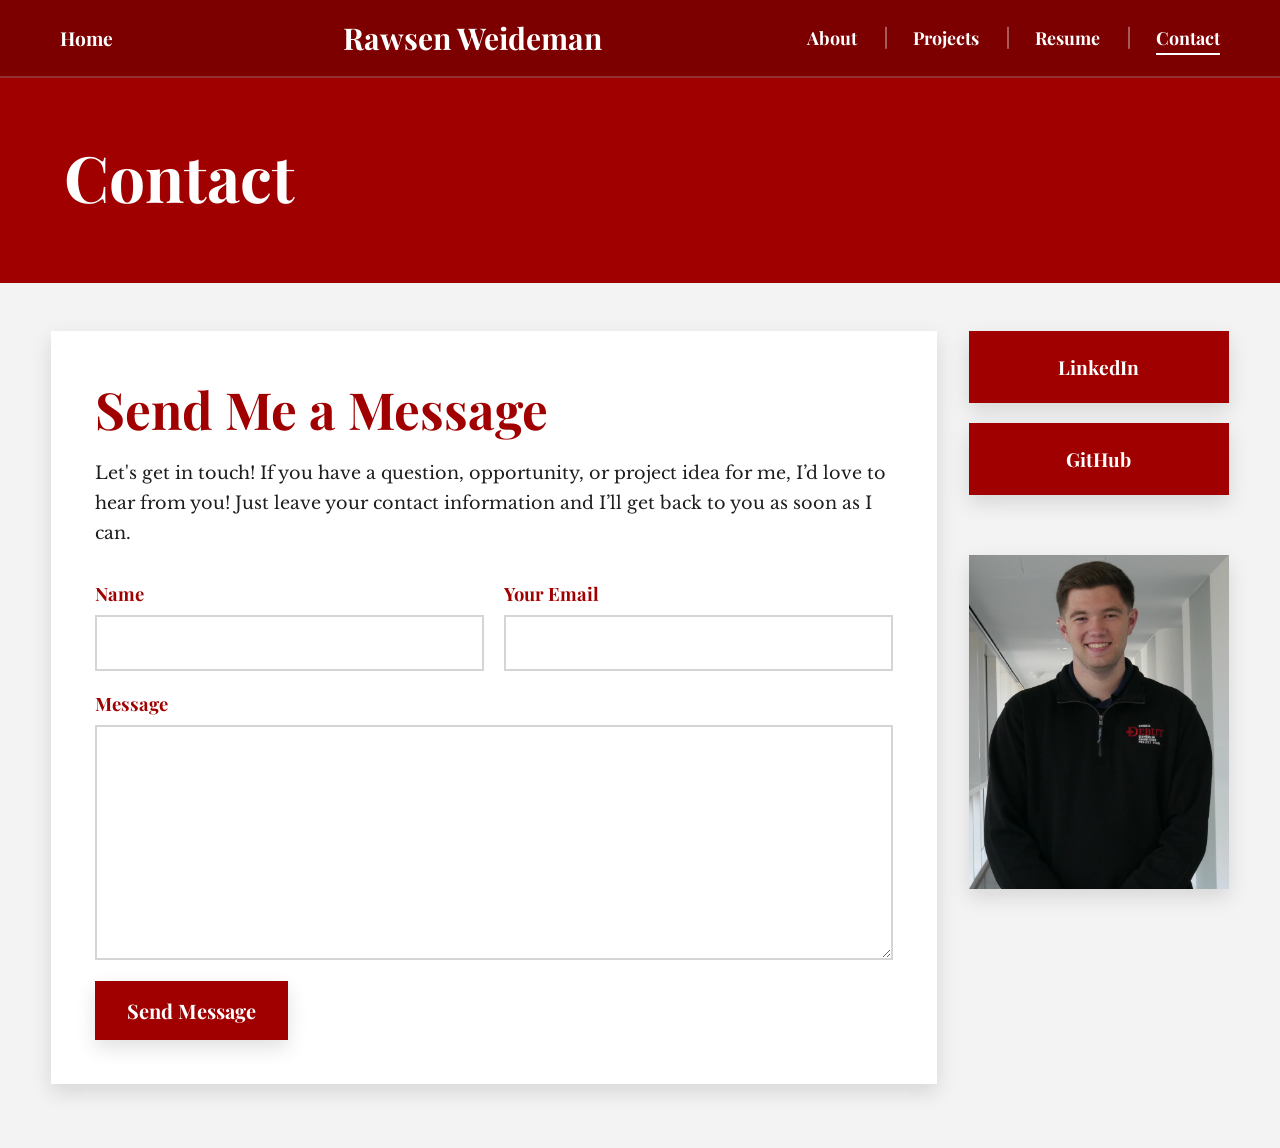
<file: contact.html>
<!DOCTYPE html>
<html lang="en">
<head>
  <meta charset="UTF-8" />
  <meta name="viewport" content="width=device-width, initial-scale=1.0" />
  <title>Contact | Rawsen Portfolio</title>
  <link rel="preconnect" href="https://fonts.googleapis.com">
  <link rel="preconnect" href="https://fonts.gstatic.com" crossorigin>
  <link href="https://fonts.googleapis.com/css2?family=Playfair+Display:wght@600;700;800&family=Libre+Baskerville:wght@400;700&display=swap" rel="stylesheet">
  <link rel="stylesheet" href="style.css">
</head>
<body>
  <header class="topbar">
    <div class="nav-wrap">
      <a href="index.html" class="home-link">Home</a>
      <span class="nav-name" style="font-size: 30px !important;">Rawsen Weideman</span>
      <nav class="nav">
        <a href="about.html">About</a>
        <a href="projects.html">Projects</a>
        <a href="resume.html">Resume</a>
        <a href="contact.html" class="active">Contact</a>
      </nav>
    </div>
  </header>

  <section class="page-header">
    <h1>Contact</h1>
  </section>

<main class="page-content contact-page-content">
  <section class="contact-layout">
    <div class="contact-message-block">
      <h2>Send Me a Message</h2>
      <p>
        Let's get in touch! If you have a question, opportunity, or project idea for me, I’d love to hear from you!
        Just leave your contact information and I’ll get back to you as soon as I can.
      </p>

      <form class="contact-form" action="https://formspree.io/f/meevwara" method="POST">
        <div class="contact-field-row">
          <div class="contact-field">
            <label for="name">Name</label>
            <input type="text" id="name" name="name" required>
          </div>

          <div class="contact-field">
            <label for="email">Your Email</label>
            <input type="email" id="email" name="email" required>
          </div>
        </div>

        <div class="contact-field">
          <label for="message">Message</label>
          <textarea id="message" name="message" required></textarea>
        </div>

        <button type="submit">Send Message</button>
      </form>
    </div>

    <aside class="contact-side-links">
      <a class="contact-side-btn" href="https://linkedin.com/in/rawsen-weideman" target="_blank" rel="noreferrer">
        LinkedIn
      </a>

      <a class="contact-side-btn" href="https://github.com/rweideman" target="_blank" rel="noreferrer">
        GitHub
      </a>

      <br>
      
      <div class="resume-detail-image">
        <img src="images/contact.png" alt="Contact Image">
      </div>
    </aside>
  </section>
</main>
</file>
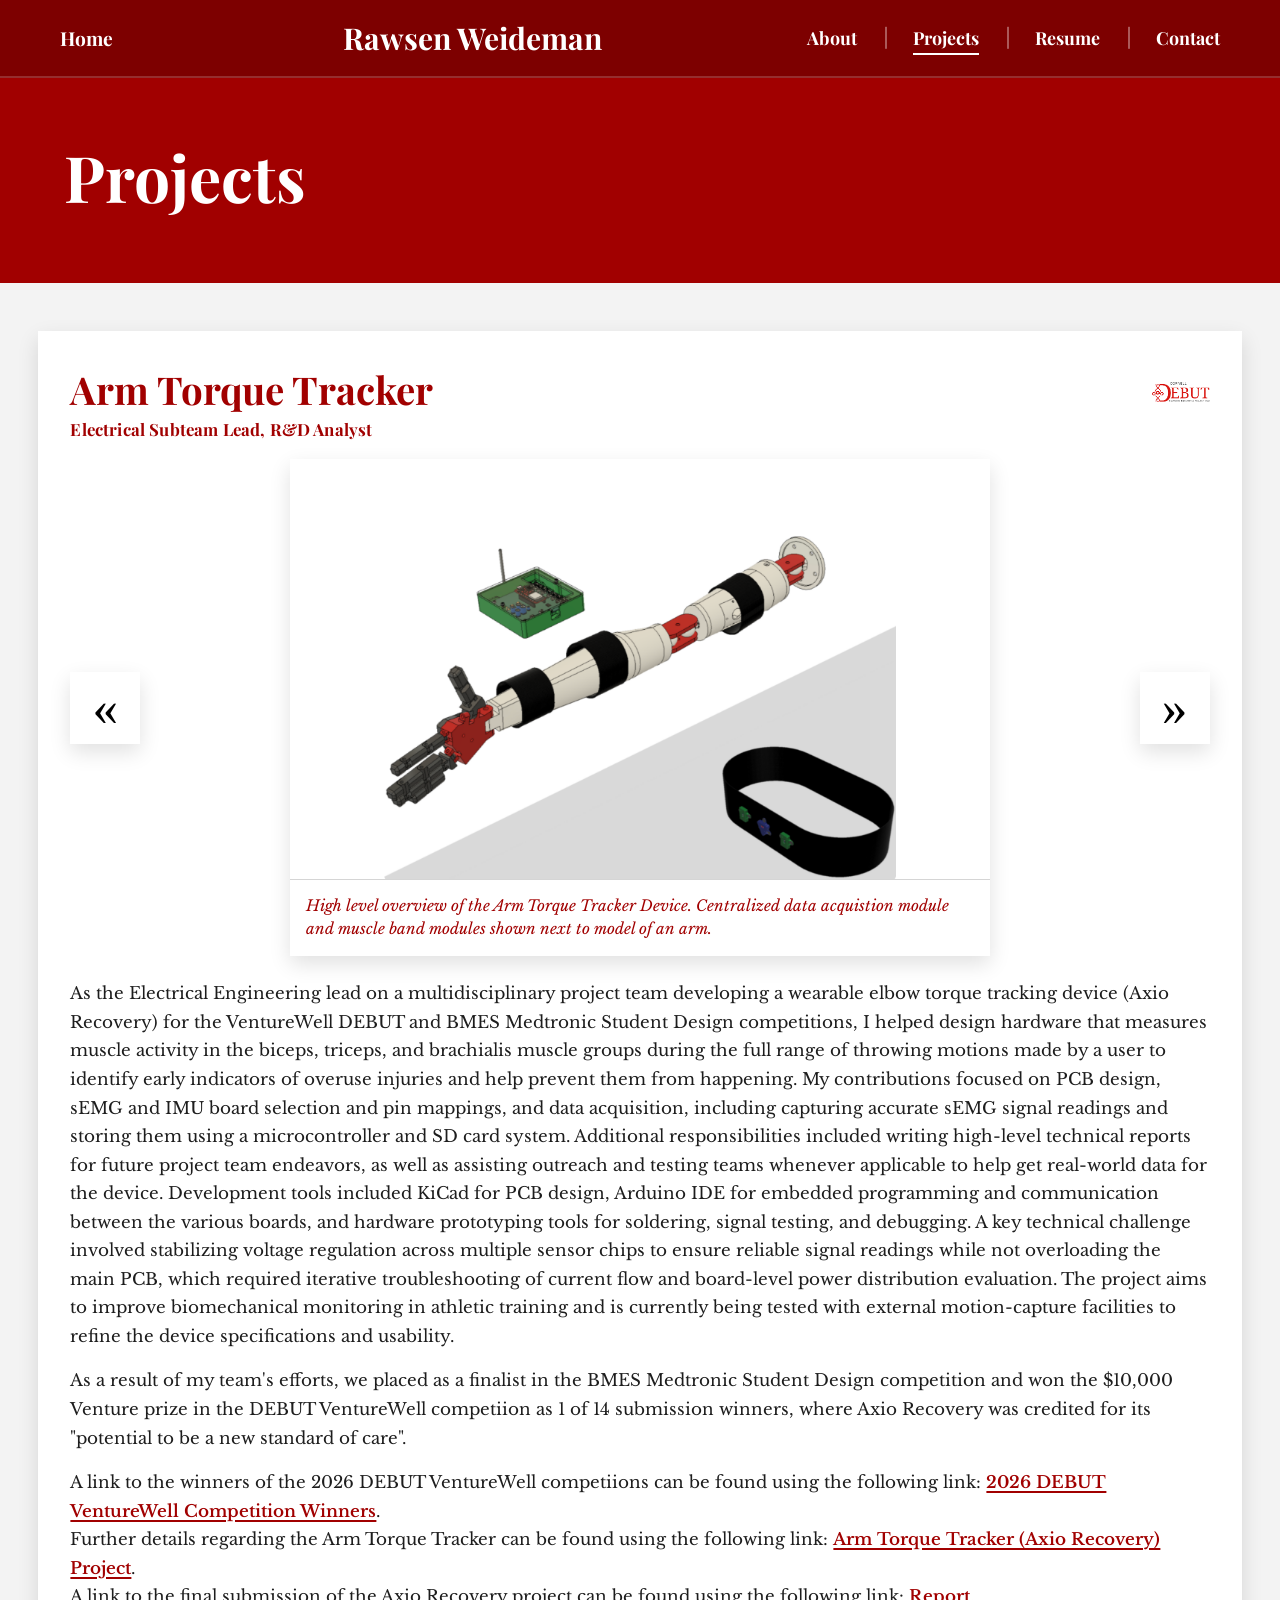
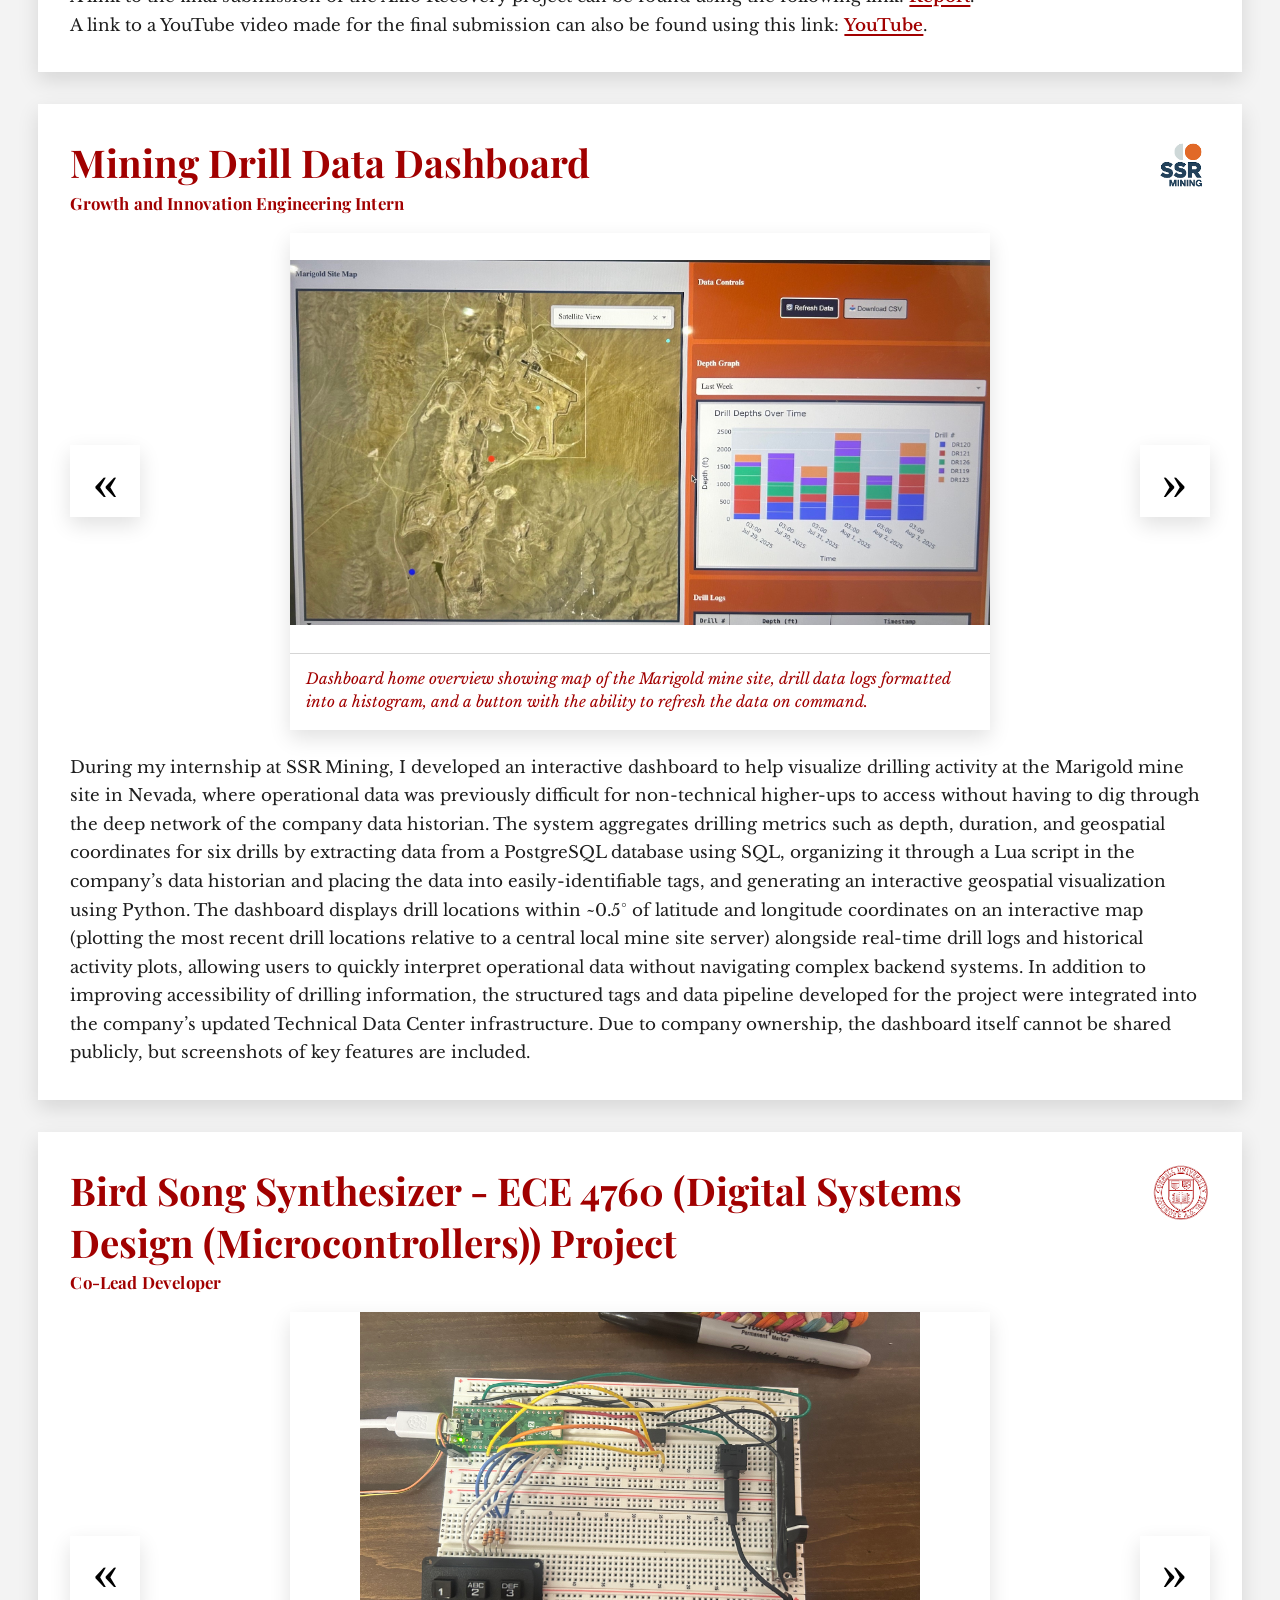
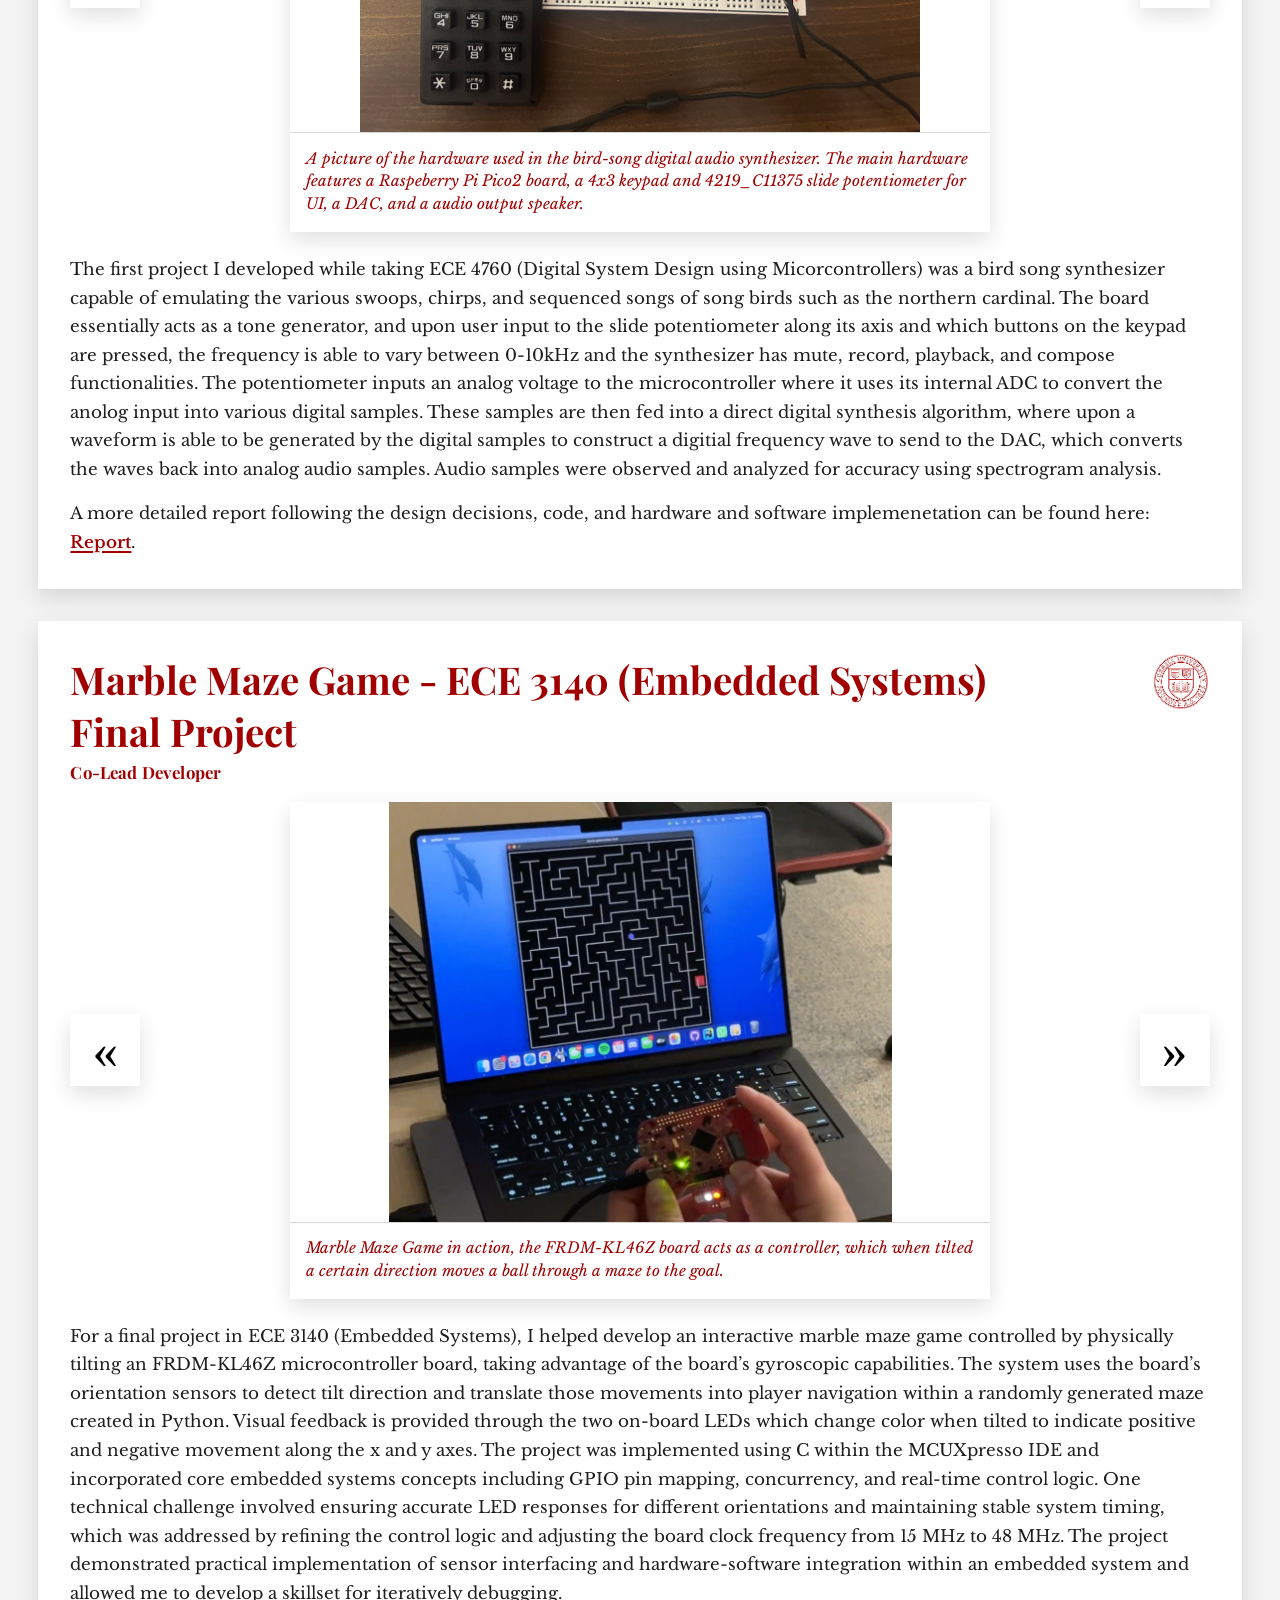
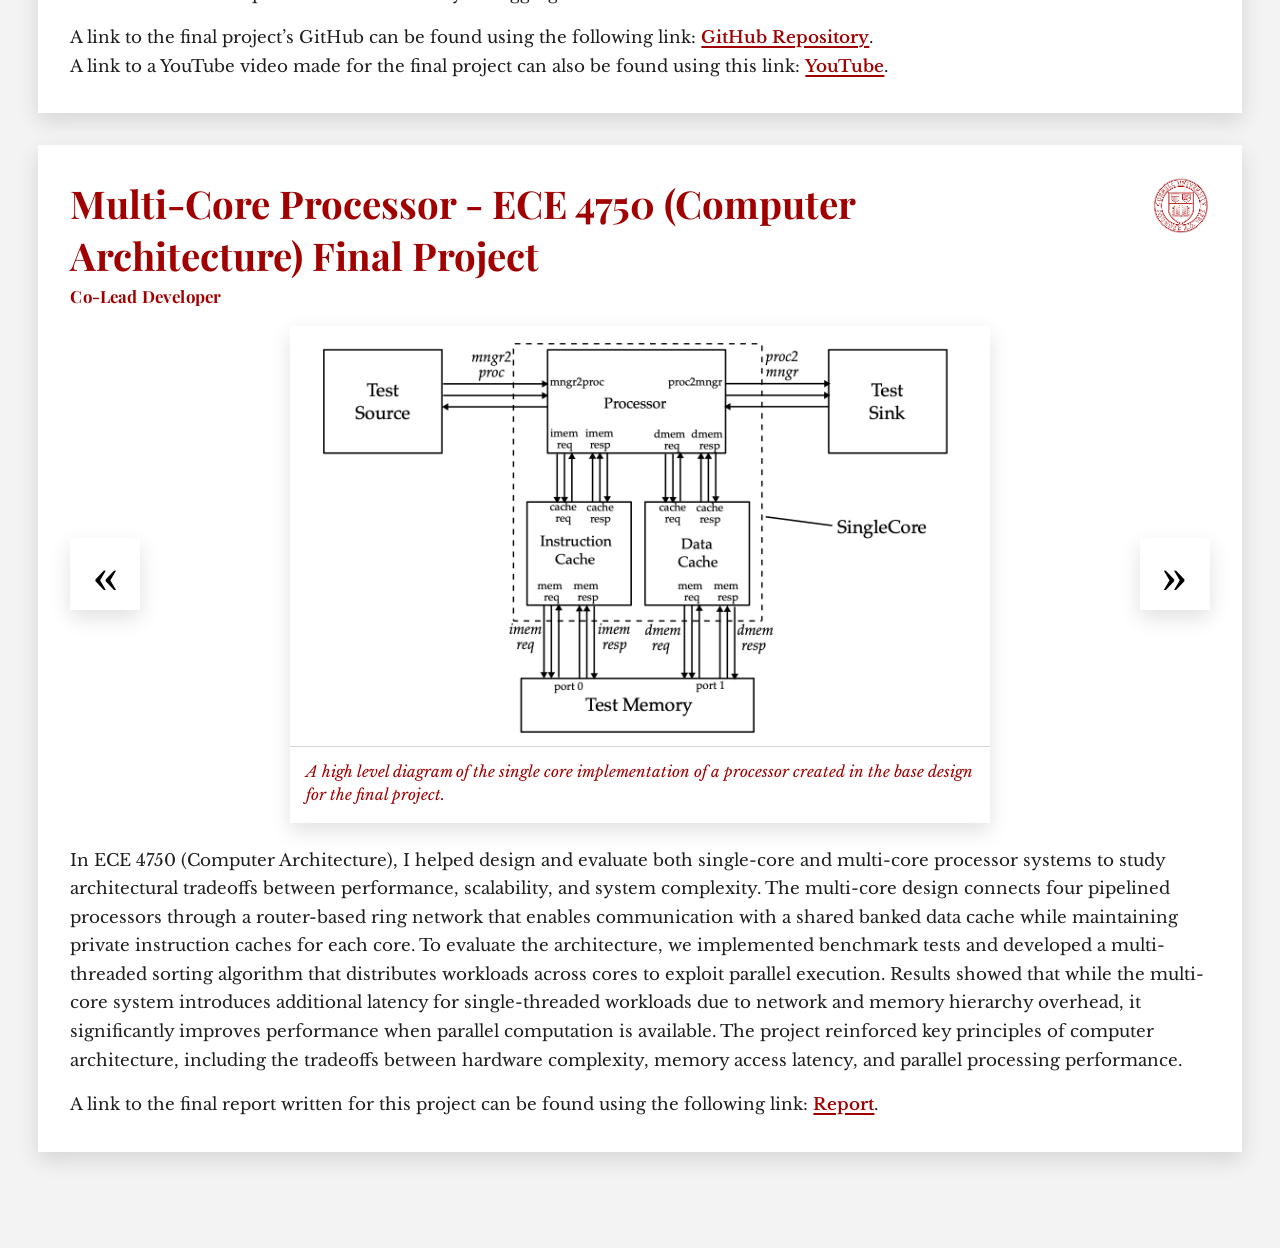
<file: projects.html>
<!DOCTYPE html>
<html lang="en">
<head>
  <meta charset="UTF-8" />
  <meta name="viewport" content="width=device-width, initial-scale=1.0" />
  <title>Projects | Rawsen Portfolio</title>
  <link rel="preconnect" href="https://fonts.googleapis.com">
  <link rel="preconnect" href="https://fonts.gstatic.com" crossorigin>
  <link href="https://fonts.googleapis.com/css2?family=Playfair+Display:wght@600;700;800&family=Libre+Baskerville:wght@400;700&display=swap" rel="stylesheet">
  <link rel="stylesheet" href="style.css">
</head>
<body>
  <header class="topbar">
    <div class="nav-wrap">
      <a href="index.html" class="home-link">Home</a>
      <span class="nav-name" style="font-size: 30px !important;">Rawsen Weideman</span>
      <nav class="nav">
        <a href="about.html">About</a>
        <a href="projects.html" class="active">Projects</a>
        <a href="resume.html">Resume</a>
        <a href="contact.html">Contact</a>
      </nav>
    </div>
  </header>

  <section class="page-header">
    <h1>Projects</h1>
  </section>
    <main class="page-content">

  <section class="project-detail">
      <div class="project-heading">
        <div class="project-heading-text">
          <h2>Arm Torque Tracker</h2>
          <div class="project-role">Electrical Subteam Lead, R&D Analyst</div>
        </div>

        <div class="project-logo">
          <img src="images/debut-cornell-logo.png" alt="Debut Cornell logo">
          </div>
      </div>

      <div class="project-carousel">
        <button class="project-carousel-btn" type="button" id="torquePrev">&#171;</button>

        <div class="project-detail-image">
          <img id="torqueImage" src="images/torque.png" alt="Torque image">
            <div class="project-image-caption" id="torqueCaption">
                High level overview of the Arm Torque Tracker Device. 
                Centralized data acquistion module and muscle band modules shown next to model of an arm.
            </div>
        </div>

        <button class="project-carousel-btn" type="button" id="torqueNext">&#187;</button>
        </div>
      <p>
        As the Electrical Engineering lead on a multidisciplinary project team developing a wearable elbow torque tracking 
        device (Axio Recovery) for the VentureWell DEBUT and BMES Medtronic Student Design competitions, I helped design hardware that 
        measures muscle activity in the biceps, triceps, and brachialis muscle groups during the full range of throwing motions made by a user to identify early 
        indicators of overuse injuries and help prevent them from happening. My contributions focused on PCB design, sEMG and 
        IMU board selection and pin mappings, and data acquisition, including capturing accurate sEMG signal readings and storing 
        them using a microcontroller and SD card system. Additional responsibilities included writing high-level technical reports 
        for future project team endeavors, as well as assisting outreach and testing teams whenever applicable to help get real-world 
        data for the device. Development tools included KiCad for PCB design, Arduino IDE for embedded programming and communication 
        between the various boards, and hardware prototyping tools for soldering, signal testing, and debugging. A key technical 
        challenge involved stabilizing voltage regulation across multiple sensor chips to ensure reliable signal readings while not 
        overloading the main PCB, which required iterative troubleshooting of current flow and board-level power distribution 
        evaluation. The project aims to improve biomechanical monitoring in athletic training and is currently being tested with 
        external motion-capture facilities to refine the device specifications and usability.
        <p>
        <p>
        As a result of my team's efforts, we placed as a finalist in the BMES Medtronic Student Design competition and won the $10,000 Venture 
        prize in the DEBUT VentureWell competiion as 1 of 14 submission winners, where Axio Recovery was credited for its "potential to be a new standard of care".
        <p>
        <p>
        A link to the winners of the 2026 DEBUT VentureWell competiions can be found using the following link:
        <a href="links/debut-venturewell-2026.html">2026 DEBUT VentureWell Competition Winners</a>.<br>
        Further details regarding the Arm Torque Tracker can be found using the following link:
        <a href="links/axio-recovery.html">Arm Torque Tracker (Axio Recovery) Project</a>.<br>
        A link to the final submission of the Axio Recovery project can be found using the following link: 
        <a href="links/axio-submission.pdf">Report</a>.<br>
        A link to a YouTube video made for the final submission can also be found using this link: 
        <a href="links/axio-youtube.html">YouTube</a>.
      </p>
  </section>
  
    <section class="project-detail">
      <div class="project-heading">
        <div class="project-heading-text">
          <h2>Mining Drill Data Dashboard</h2>
          <div class="project-role">Growth and Innovation Engineering Intern</div>
        </div>

        <div class="project-logo">
          <img src="images/ssr-mining-logo.png" alt="SSR Mining logo">
          </div>
      </div>
      <div class="project-carousel">
        <button class="project-carousel-btn" type="button" id="miningPrev">&#171;</button>

        <div class="project-detail-image">
          <img id="miningImage" src="images/drill-data-dash.png" alt="Mining Dashboard image">
            <div class="project-image-caption" id="miningCaption">
                Dashboard overview showing map of the Marigold mine site, drill data logs formatted into a histogram, and a 
                refresh button to get the most recent data on command.
            </div>
        </div>

        <button class="project-carousel-btn" type="button" id="miningNext">&#187;</button>
    </div>
      <p>
        During my internship at SSR Mining, I developed an interactive dashboard to help visualize drilling activity at the 
        Marigold mine site in Nevada, where operational data was previously difficult for non-technical higher-ups to access 
        without having to dig through the deep network of the company data historian. The system aggregates drilling metrics 
        such as depth, duration, and geospatial coordinates for six drills by extracting data from a PostgreSQL database using 
        SQL, organizing it through a Lua script in the company’s data historian and placing the data into easily-identifiable 
        tags, and generating an interactive geospatial visualization using Python. The dashboard displays drill locations within 
        ~0.5° of latitude and longitude coordinates on an interactive map (plotting the most recent drill locations relative to a 
        central local mine site server) alongside real-time drill logs and historical activity plots, allowing users to quickly 
        interpret operational data without navigating complex backend systems. In addition to improving accessibility of drilling 
        information, the structured tags and data pipeline developed for the project were integrated into the company’s updated 
        Technical Data Center infrastructure. Due to company ownership, the dashboard itself cannot be shared publicly, but 
        screenshots of key features are included.
      </p>
    </section>

      <section class="project-detail">
      <div class="project-heading">
        <div class="project-heading-text">
          <h2>Bird Song Synthesizer - ECE 4760 (Digital Systems Design (Microcontrollers)) Project</h2>
          <div class="project-role">Co-Lead Developer</div>
        </div>

        <div class="project-logo">
          <img src="images/cornell-logo.png" alt="Cornell logo">
          </div>
      </div>

      <div class="project-carousel">
        <button class="project-carousel-btn" type="button" id="digsysPrev">&#171;</button>

        <div class="project-detail-image">
          <img id="digsysImage" src="images/digsys.png" alt="Synth Hardware image">
            <div class="project-image-caption" id="digsysCaption">
                A picture of the hardware used in the bird-song digital audio synthesizer. The main hardware features a Raspeberry Pi Pico2 board,
                a 4x3 keypad and 4219_C11375 slide potentiometer for UI, a DAC, and a audio output speaker. 
            </div>
        </div>

        <button class="project-carousel-btn" type="button" id="mazeNext">&#187;</button>
    </div>
      <p>
        The first project I developed while taking ECE 4760 (Digital System Design using Micorcontrollers) was a bird song synthesizer
        capable of emulating the various swoops, chirps, and sequenced songs of song birds such as the northern cardinal. The board essentially acts
        as a tone generator, and upon user input to the slide potentiometer along its axis and which buttons on the keypad are pressed, the frequency 
        is able to vary between 0-10kHz and the synthesizer has mute, record, playback, and compose functionalities. The potentiometer inputs an analog
        voltage to the microcontroller where it uses its internal ADC to convert the anolog input into various digital samples. These samples are then fed
        into a direct digital synthesis algorithm, where upon a waveform is able to be generated by the digital samples to construct a digitial frequency 
        wave to send to the DAC, which converts the waves back into analog audio samples. Audio samples were observed and analyzed for accuracy
        using spectrogram analysis.
        <p>
        <p>
        A more detailed report following the design decisions, code, and hardware and software implemenetation can be found here:
        <a href="links/birdsong-report.pdf">Report</a>.<br>
      </p>
    </section>

    <section class="project-detail">
      <div class="project-heading">
        <div class="project-heading-text">
          <h2>Marble Maze Game - ECE 3140 (Embedded Systems) Final Project</h2>
          <div class="project-role">Co-Lead Developer</div>
        </div>

        <div class="project-logo">
          <img src="images/cornell-logo.png" alt="Cornell logo">
          </div>
      </div>

      <div class="project-carousel">
        <button class="project-carousel-btn" type="button" id="mazePrev">&#171;</button>

        <div class="project-detail-image">
          <img id="mazeImage" src="images/maze.png" alt="Maze Game image">
            <div class="project-image-caption" id="mazeCaption">
                Marble Maze Game in action, the FRDM-KL46Z board acts as a controller, which when tilted a 
                certain direction moves a ball through a maze to the goal.
            </div>
        </div>

        <button class="project-carousel-btn" type="button" id="mazeNext">&#187;</button>
    </div>
      <p>
        For a final project in ECE 3140 (Embedded Systems), I helped develop an interactive marble maze game 
        controlled by physically tilting an FRDM-KL46Z microcontroller board, taking advantage of the board’s 
        gyroscopic capabilities. The system uses the board’s orientation sensors to detect tilt direction and 
        translate those movements into player navigation within a randomly generated maze created in Python. 
        Visual feedback is provided through the two on-board LEDs which change color when tilted to indicate 
        positive and negative movement along the x and y axes. The project was implemented using C within the 
        MCUXpresso IDE and incorporated core embedded systems concepts including GPIO pin mapping, concurrency, 
        and real-time control logic. One technical challenge involved ensuring accurate LED responses for different 
        orientations and maintaining stable system timing, which was addressed by refining the control logic and 
        adjusting the board clock frequency from 15 MHz to 48 MHz. The project demonstrated practical implementation 
        of sensor interfacing and hardware-software integration within an embedded system and allowed me to develop a 
        skillset for iteratively debugging. 
        <p>
        <p>
        A link to the final project’s GitHub can be found using the following link: 
        <a href="links/marble-maze-github.html">GitHub Repository</a>.<br>
        A link to a YouTube video made for the final project can also be found using this link: 
        <a href="links/marble-maze-youtube.html">YouTube</a>.
      </p>
    </section>

    <section class="project-detail">
      <div class="project-heading">
        <div class="project-heading-text">
          <h2>Multi-Core Processor - ECE 4750 (Computer Architecture) Final Project</h2>
          <div class="project-role">Co-Lead Developer</div>
        </div>

        <div class="project-logo">
          <img src="images/cornell-logo.png" alt="Cornell logo">
          </div>
      </div>
      
      <div class="project-carousel">
        <button class="project-carousel-btn" type="button" id="comp-archPrev">&#171;</button>

        <div class="project-detail-image">
          <img id="comp-archImage" src="images/comp-arch.png" alt="Comp-Arch image">
            <div class="project-image-caption" id="comp-archCaption">
                A high level diagram of the single core implementation created in the base design for the final project.
            </div>
        </div>

        <button class="project-carousel-btn" type="button" id="comp-archNext">&#187;</button>
    </div>
      <p>
        In ECE 4750 (Computer Architecture), I helped design and evaluate both single-core and multi-core processor 
        systems to study architectural tradeoffs between performance, scalability, and system complexity. The multi-core 
        design connects four pipelined processors through a router-based ring network that enables communication with a 
        shared banked data cache while maintaining private instruction caches for each core. To evaluate the architecture, 
        we implemented benchmark tests and developed a multi-threaded sorting algorithm that distributes workloads across cores 
        to exploit parallel execution. Results showed that while the multi-core system introduces additional latency for 
        single-threaded workloads due to network and memory hierarchy overhead, it significantly improves performance when 
        parallel computation is available. The project reinforced key principles of computer architecture, including the 
        tradeoffs between hardware complexity, memory access latency, and parallel processing performance. 
      <p>
      <p>
        A link to the final report written for this project can be found using the following link: 
        <a href="links/Lab_4___Single_Core_and_Multi_Core_Systems.pdf">Report</a>.
      </p>
    </section>
  </main>
  <script src="script.js"></script>
</body>
</html>
</file>
<file: style.css>
:root {
  --primary: #a10000;
  --primary-dark: #7d0000;
  --primary-mid: #8b0000;
  --light: #f3f3f3;
  --line: #d5d5d5;
  --text: #1d1d1d;
  --white: #ffffff;
  --shadow: 0 8px 20px rgba(0, 0, 0, 0.12);
}

* {
  box-sizing: border-box;
  margin: 0;
  padding: 0;
}

html {
  scroll-behavior: smooth;
}

body {
  font-family: "Libre Baskerville", serif;
  color: var(--text);
  background: var(--light);
}

img {
  max-width: 100%;
  display: block;
}

a {
  text-decoration: none;
  color: inherit;
}

.topbar {
  background: var(--primary-dark);
  color: var(--white);
  min-height: 78px;
  display: flex;
  align-items: center;
  padding: 0 4vw;
  border-bottom: 2px solid rgba(255,255,255,0.18);
  position: sticky;
  top: 0;
  z-index: 50;
}

.nav-wrap {
  width: 100%;
  display: flex;
  align-items: center;
  justify-content: space-between;
}

/* NAVIGATION BAR */

.home-link {
  font-family: "Playfair Display", serif;
  font-size: clamp(1.1rem, 1.5vw, 1.6rem);
  font-weight: 700;
  color: var(--white);
  padding: 0.2rem 0.55rem;
  margin-right: 1.6rem;
  transition: background-color 0.2s ease;
  position: relative;
  display: inline-block;
}

.nav {
  display: flex;
  align-items: center;
  gap: 2.4rem;
}

.nav a {
  font-family: "Playfair Display", serif;
  font-size: clamp(1rem, 1.4vw, 1.4rem);
  font-weight: 700;
  color: var(--white);
  padding: 0.2rem 0.55rem;
  line-height: 1;
  transition: background-color 0.2s ease;
  position: relative;
  display: inline-block;
  margin: 0;
}

/* Name */
.nav-name {
  font-family: "Playfair Display", serif;
  font-size: clamp(1rem, 1.4vw, 1.4rem);
  font-weight: 700;
  color: var(--white);
  white-space: nowrap;
  padding: 0.2rem 0.55rem;
}

/* Clean divider between links */
.nav a + a::before {
  content: "";
  position: absolute;
  left: -1.2rem;
  top: 50%;
  transform: translateY(-50%);
  width: 2px;
  height: 1.25em;
  background: rgba(255,255,255,0.35);
}

/* Hover background */
.home-link:hover,
.nav a:hover {
  background-color: rgba(0, 0, 0, 0.16);
  color: var(--white);
}

/* Active underline */
.home-link.active::after,
.nav a.active::after {
  content: "";
  position: absolute;
  left: 0.55rem;
  right: 0.55rem;
  bottom: -0.28rem;
  height: 2px;
  background: var(--white);
}

/* HOME PAGE */

.hero {
  background: var(--primary);
  color: var(--white);
  padding: 2rem 5vw 2.5rem;
}

.hero-grid {
  display: grid;
  grid-template-columns: 1.3fr 0.7fr auto;
  gap: 2rem;
  align-items: center;
  max-width: 1500px;
  margin: 0 auto;
}

.hero-copy h1 {
  font-family: "Playfair Display", serif;
  font-size: clamp(3rem, 6vw, 6rem);
  line-height: 0.98;
  margin-bottom: 1.6rem;
  letter-spacing: -0.02em;
}

.hero-copy p {
  font-size: clamp(1rem, 1.65vw, 2rem);
  max-width: 760px;
  line-height: 1.25;
  font-weight: 700;
}

.hero-photo-wrap {
  justify-self: center;
}

.hero-photo {
  width: min(380px, 100%);
  aspect-ratio: 0.88 / 1;
  background: #b8b8b8;
  border: 10px solid rgba(255,255,255,0.95);
  box-shadow: var(--shadow);
  overflow: hidden;
}

.hero-photo img {
  width: 100%;
  height: 100%;
  object-fit: cover;
}

.social-rail {
  display: flex;
  flex-direction: column;
  gap: 0.9rem;
  justify-self: end;
}

.social-link {
  width: 76px;
  height: 76px;
  background: var(--white);
  display: grid;
  place-items: center;
  box-shadow: var(--shadow);
  transition: transform 0.2s ease;
  border: 1px solid rgba(0,0,0,0.08);
}

.social-link:hover {
  transform: translateY(-2px);
}

.social-link svg {
  width: 42px;
  height: 42px;
  fill: #000;
  stroke: #000;
}

.overview {
  background: #ececec;
  padding: 3.5rem 4vw 3rem;
}

.overview-grid {
  max-width: 1400px;
  margin: 0 auto;
  display: grid;
  grid-template-columns: 430px 1fr;
  gap: 3rem;
  align-items: stretch;
}

.stacked-links {
  display: flex;
  flex-direction: column;
  gap: 2rem;
  justify-content: center;
}

.stacked-links a {
  display: block;
  background: var(--primary);
  color: var(--white);
  font-family: "Playfair Display", serif;
  font-weight: 700;
  font-size: clamp(1.7rem, 2.5vw, 2.8rem);
  text-align: center;
  padding: 1.25rem 1rem;
  box-shadow: var(--shadow);
  transition: transform 0.2s ease, background 0.2s ease;
}

.stacked-links a:hover {
  background: var(--primary-dark);
  transform: translateY(-2px);
}

.feature-card {
  background: var(--primary);
  color: var(--white);
  padding: 1rem 1.2rem 1.2rem;
  box-shadow: var(--shadow);
  display: grid;
  grid-template-columns: 110px 1fr 110px;
  gap: 1.25rem;
  align-items: center;
  min-height: 290px;
}

.feature-media {
  display: flex;
  flex-direction: column;
  align-items: center;
  gap: 0.9rem;
}

.feature-header {
  color: var(--white);
  font-family: "Playfair Display", serif;
  font-size: clamp(1.15rem, 1.35vw, 1.4rem);
  font-weight: 700;
  text-align: center;
  padding: 0;
}

.feature-image {
  width: min(430px, 100%);
  height: 320px;
  background: #ffffff;
  overflow: hidden;
  box-shadow: var(--shadow);
  display: flex;
  justify-content: center;
  align-items: center;
  padding: 0.75rem;
}

.feature-image img {
  max-width: 100%;
  max-height: 100%;
  width: auto;
  height: auto;
  object-fit: contain;
  display: block;
}

/* HOME PAGE CAROUSEL BUTTONS */

.arrow-btn {
  background: var(--white);
  border: none;
  color: #000;
  font-size: 5rem;
  line-height: 1;
  cursor: pointer;
  width: 100px;
  height: 74px;
  font-family: Georgia, serif;
  box-shadow: var(--shadow);
}

.arrow-btn:hover {
  background: #f3f3f3;
}

.dots {
  display: flex;
  gap: 1rem;
  align-items: center;
  justify-content: center;
}

.dot {
  width: 18px;
  height: 18px;
  border-radius: 50%;
  background: rgba(255,255,255,0.8);
  border: 2px solid rgba(255,255,255,0.9);
  cursor: pointer;
}

.dot.active {
  border-radius: 3px;
  width: 24px;
  background: #6ec9f1;
}

/* GENERAL PAGE STYLES */

.page-header {
  background: var(--primary);
  color: var(--white);
  padding: 3.5rem 5vw 4rem;
}

.page-header h1 {
  font-family: "Playfair Display", serif;
  font-size: clamp(3rem, 5vw, 5.3rem);
}

.page-content {
  max-width: 2000px;
  margin: 0 auto;
  padding: 3rem 3vw 4rem;
}

.content-block,
.project-detail {
  background: #fff;
  padding: 2rem;
  margin-bottom: 2rem;
  box-shadow: var(--shadow);
}

.content-block h2,
.project-detail h2 {
  font-family: "Playfair Display", serif;
  color: var(--primary);
  font-size: clamp(1.8rem, 3vw, 3rem);
  margin-bottom: 1.2rem;
}

.content-block p,
.project-detail p {
  font-size: 1.05rem;
  line-height: 1.7;
}

.content-block p + p,
.project-detail p + p {
  margin-top: 1rem;
}

.project-role {
  color: var(--primary);
  font-family: "Playfair Display", serif;
  font-size: 1.05rem;
  font-weight: 700;
  margin-top: -0.3rem;
  margin-bottom: 1.2rem;
  letter-spacing: 0.01em;
}

.center-block {
  text-align: center;
}

/* RESUME BUTTON */

.resume-button,
.resume-button:visited,
.resume-button:active {
  display: inline-flex;
  align-items: center;
  justify-content: center;
  margin-top: 1.5rem;
  background: var(--primary);
  color: var(--white);
  padding: 1rem 1.75rem;
  font-family: "Playfair Display", serif;
  font-size: 1.2rem;
  font-weight: 700;
  box-shadow: var(--shadow);
  text-decoration: none;
  transition: background 0.2s ease, transform 0.2s ease, box-shadow 0.2s ease;
  position: relative;
  top: 0;
}

.resume-button:hover {
  background: var(--primary-dark);
  color: var(--white);
  transform: translateY(-2px);
  box-shadow: 0 10px 24px rgba(0, 0, 0, 0.16);
  text-decoration: none;
}

.resume-role {
  color: var(--primary);
  font-family: "Playfair Display", serif;
  font-size: 1.7rem;
  font-weight: 700;
  margin-top: -0.3rem;
  margin-bottom: 1.2rem;
  letter-spacing: 0.01em;
}

/* PROJECT PAGE */

.project-detail-image {
  width: 100%;
  max-width: 700px;
  margin: 0 auto 1.5rem;
  background: #fff;
  box-shadow: var(--shadow);
  overflow: hidden;
}

.project-detail-image img {
  width: 100%;
  height: auto;
  object-fit: contain;
}

.project-carousel {
  display: grid;
  grid-template-columns: 70px 1fr 70px;
  gap: 1rem;
  align-items: center;
  margin: 0 auto 1.5rem;
}

.project-carousel-btn {
  background: var(--white);
  border: none;
  color: #000;
  font-size: 3.2rem;
  line-height: 1;
  cursor: pointer;
  height: 72px;
  box-shadow: var(--shadow);
  font-family: Georgia, serif;
}

.project-carousel-btn:hover {
  background: #f3f3f3;
}

.project-detail-image {
  width: 100%;
  max-width: 700px;
  margin: 0 auto;
  background: #fff;
  box-shadow: var(--shadow);
  overflow: hidden;
}

.project-detail-image img {
  width: 100%;
  height: 420px;
  object-fit: contain;
  display: block;
}

.project-image-caption {
  padding: 0.9rem 1rem 1rem;
  font-size: 0.95rem;
  line-height: 1.5;
  color: var(--primary);
  background: #fff;
  border-top: 1px solid var(--line);
  font-style: italic;
}

/* PROJECT HEADER WITH IMAGE/LOGO */

.project-heading {
  display: flex;
  align-items: flex-start;
  justify-content: space-between;
  gap: 2rem;
  margin-bottom: 1.2rem;
}

.project-heading-text {
  flex: 1;
}

.project-heading-text h2 {
  margin-bottom: 0.5rem;
}

.project-heading-text .project-role {
  margin-bottom: 0;
}

.project-logo {
  height: 58px;
  width: 150px;
  flex-shrink: 0;
  display: flex;
  align-items: flex-start;
  justify-content: flex-end;
}

.project-logo img {
  max-height: 58px;
  max-width: 150px;
  width: auto;
  height: auto;
  object-fit: contain;
  display: block;
}
.social-link {
  position: relative;
}

.social-rail {
  overflow: visible;
}

.social-link {
  position: relative;
  overflow: visible;
}

/* Tooltip */
.social-link::after {
  content: attr(aria-label);

  position: absolute;
  right: calc(100% + 14px);
  top: 50%;
  transform: translateY(-50%);

  background: #1d1d1d;
  color: white;

  font-family: "Libre Baskerville", serif;
  font-size: 0.9rem;
  font-weight: 700;

  padding: 0.55rem 0.8rem;
  white-space: nowrap;

  opacity: 0;
  visibility: hidden;

  pointer-events: none;
  z-index: 1000;

  transition: opacity 0.2s ease;
}

.social-link:hover {
  z-index: 1000;
}

.social-link:hover::after,
.social-link:focus-visible::after {
  opacity: 1;
  visibility: visible;
}


/* Bold/Underline links */

.content-block a:not(.resume-button),
.project-detail a {
  color: var(--primary);
  text-decoration: underline;
  text-decoration-thickness: 2px;
  text-underline-offset: 3px;
  font-weight: 600;
  transition: color 0.2s ease;
}

.content-block a:not(.resume-button):hover,
.project-detail a:hover {
  color: var(--primary-dark);
}

.tech-label {
  color: var(--primary);
  font-family: "Playfair Display", serif;
  font-weight: 700;
}

/* RESUME PAGE */

.resume-intro-block {
  margin-bottom: 2.5rem;
}

.resume-detail-row {
  display: grid;
  grid-template-columns: 1fr 360px;
  gap: 2rem;
  align-items: stretch;
  margin-bottom: 2.5rem;
}

.resume-detail-image {
  background: #fff;
  box-shadow: var(--shadow);
  overflow: hidden;
  align-self: start;
}

.resume-detail-image img {
  width: 100%;
  height: auto;
  display: block;
  object-fit: contain;
}

.resume-detail-text {
  margin-bottom: 0;
  height: 100%;
}

/* EXPERIENCE HEADER WITH IMAGE/LOGO */

.experience-heading {
  display: flex;
  align-items: flex-start;
  justify-content: space-between;
  gap: 2rem;
  margin-bottom: 1.2rem;
}

.experience-heading .project-role {
  margin-top: -0.3rem;
  margin-bottom: 0;
  flex: 1;
}

.experience-logo {
  height: 58px;
  width: 150px;
  flex-shrink: 0;
  display: flex;
  align-items: flex-start;
  justify-content: flex-end;
}

.experience-logo img {
  max-height: 58px;
  max-width: 150px;
  width: auto;
  height: auto;
  object-fit: contain;
  display: block;
}

/* ABOUT PAGE */

.about-intro {
  display: grid;
  grid-template-columns: 360px 1fr;
  gap: 2rem;
  align-items: stretch;
  margin-bottom: 2.5rem;
}

.about-main-image {
  background: #fff;
  box-shadow: var(--shadow);
  overflow: hidden;
  align-self: start;
}

.about-main-image img {
  width: 100%;
  height: auto;
  display: block;
  object-fit: contain;
}

.about-text-block {
  margin-bottom: 0;
  height: 100%;
}

.photo-gallery-section {
  background: #fff;
  padding: 2rem;
  box-shadow: var(--shadow);
}

.photo-gallery-section h2 {
  font-family: "Playfair Display", serif;
  color: var(--primary);
  font-size: clamp(1.8rem, 3vw, 3rem);
  margin-bottom: 1.5rem;
}

.photo-gallery-grid {
  display: grid;
  grid-template-columns: repeat(3, 1fr);
  gap: 1.25rem;
}

.gallery-photo {
  background: #f2f2f2;
  box-shadow: var(--shadow);
  overflow: hidden;
  aspect-ratio: 1 / 1;
}

.gallery-photo img {
  width: 100%;
  height: 100%;
  object-fit: cover;
  display: block;
}

/* RESPONSIVE STYLES */

@media (max-width: 1180px) {
  .hero-grid {
    grid-template-columns: 1fr;
  }

  .social-rail {
    flex-direction: row;
    justify-self: start;
    flex-wrap: wrap;
  }

  .overview-grid {
    grid-template-columns: 1fr;
  }
}

@media (max-width: 900px) {
  .feature-card {
    grid-template-columns: 1fr;
  }

  .feature-image {
    width: min(430px, 100%);
    height: 280px;
  }

  .arrow-btn {
    width: 100%;
  }

  .overview-grid {
    gap: 2rem;
  }

  .about-intro {
    grid-template-columns: 1fr;
  }

  .about-main-image {
    max-width: 420px;
    margin: 0 auto;
  }

  .photo-gallery-grid {
    grid-template-columns: repeat(2, 1fr);
  }

  .resume-detail-row,
  .resume-detail-row.reverse {
    grid-template-columns: 1fr;
  }

  .resume-detail-row.reverse .resume-detail-image,
  .resume-detail-row.reverse .resume-detail-text {
    order: initial;
  }

  .resume-detail-image {
    max-width: 420px;
    margin: 0 auto;
  }
}

@media (max-width: 720px) {
  .topbar {
    justify-content: center;
    padding: 1rem;
  }

  .nav-wrap {
    flex-direction: column;
    gap: 0.8rem;
  }

  .nav {
    flex-wrap: wrap;
    justify-content: center;
    gap: 0.6rem;
  }

  .nav a + a::before {
    display: none;
  }

  .nav a {
    padding: 0.25rem 0.45rem;
    margin: 0 0.35rem;
  }

  .home-link {
    padding: 0.25rem 0.45rem;
    margin-right: 0;
  }

  .home-link.active::after,
  .nav a.active::after {
    left: 0.45rem;
    right: 0.45rem;
    bottom: -0.25rem;
  }

  .experience-heading {
    align-items: flex-start;
    gap: 1rem;
  }

  .experience-logo {
    height: 44px;
    width: 105px;
  }

  .experience-logo img {
    max-height: 44px;
    max-width: 105px;
  }

  .hero {
    padding-top: 2rem;
  }

  .hero-copy h1 {
    font-size: 3rem;
  }

  .photo-gallery-grid {
    grid-template-columns: 1fr;
  }

  .project-heading {
    align-items: flex-start;
    gap: 1rem;
  }

  .project-logo {
    height: 44px;
    width: 105px;
  }

  .project-logo img {
    max-height: 44px;
    max-width: 105px;
  }

  .project-carousel {
    grid-template-columns: 1fr;
  }

  .project-carousel-btn {
    width: 100%;
  }

  .project-detail-image img {
    height: auto;
  }
}

/* CONTACT PAGE */

.contact-page-content {
  padding: 3rem 4vw 4rem;
}

.contact-layout {
  display: grid;
  grid-template-columns: minmax(0, 3fr) minmax(260px, 0.8fr);
  gap: 2rem;
  align-items: stretch;
  width: 100%;
}

.contact-message-block {
  background: var(--white);
  box-shadow: var(--shadow);
  padding: 2.75rem;
  min-height: 560px;
  display: flex;
  flex-direction: column;
}

.contact-message-block h2 {
  font-family: "Playfair Display", serif;
  color: var(--primary);
  font-size: clamp(2.3rem, 4vw, 4rem);
  margin-bottom: 1rem;
}

.contact-message-block p {
  font-size: 1.1rem;
  line-height: 1.7;
  margin-bottom: 2rem;
  max-width: 900px;
}

.contact-form {
  display: flex;
  flex-direction: column;
  gap: 1.3rem;
  flex: 1;
}

.contact-field-row {
  display: grid;
  grid-template-columns: 1fr 1fr;
  gap: 1.3rem;
}

.contact-field {
  display: flex;
  flex-direction: column;
  gap: 0.55rem;
}

.contact-field label {
  font-family: "Playfair Display", serif;
  color: var(--primary);
  font-size: 1.15rem;
  font-weight: 700;
}

.contact-field input,
.contact-field textarea {
  width: 100%;
  border: 2px solid var(--line);
  background: var(--white);
  color: var(--text);
  padding: 1rem;
  font-family: "Libre Baskerville", serif;
  font-size: 1rem;
}

.contact-field textarea {
  min-height: 235px;
  resize: vertical;
}

.contact-field input:focus,
.contact-field textarea:focus {
  outline: none;
  border-color: var(--primary);
}

.contact-form button {
  align-self: flex-start;
  background: var(--primary);
  color: var(--white);
  border: none;
  padding: 1rem 2rem;
  font-family: "Playfair Display", serif;
  font-size: 1.25rem;
  font-weight: 700;
  box-shadow: var(--shadow);
  cursor: pointer;
  transition: background 0.2s ease, transform 0.2s ease;
}

.contact-form button:hover {
  background: var(--primary-dark);
  color: var(--white);
  transform: translateY(-2px);
}

.contact-side-links {
  display: flex;
  flex-direction: column;
  gap: 1.25rem;
  align-items: stretch;
}

.contact-side-btn {
  display: flex;
  align-items: center;
  justify-content: center;
  background: var(--primary);
  color: var(--white);
  box-shadow: var(--shadow);
  padding: 1rem 1.75rem;
  min-height: 72px;
  font-family: "Playfair Display", serif;
  font-size: 1.2rem;
  font-weight: 700;
  text-align: center;
  transition: background 0.2s ease, transform 0.2s ease;
}

.contact-side-btn:hover {
  background: var(--primary-dark);
  color: var(--white);
  transform: translateY(-2px);
}

@media (max-width: 950px) {
  .contact-layout {
    grid-template-columns: 1fr;
  }

  .contact-side-links {
    display: grid;
    grid-template-columns: 1fr 1fr;
  }

  .contact-side-btn {
    min-height: 140px;
  }
}

@media (max-width: 720px) {
  .contact-field-row {
    grid-template-columns: 1fr;
  }

  .contact-message-block {
    padding: 2rem;
    min-height: auto;
  }

  .contact-side-links {
    grid-template-columns: 1fr;
  }
}
</file>
